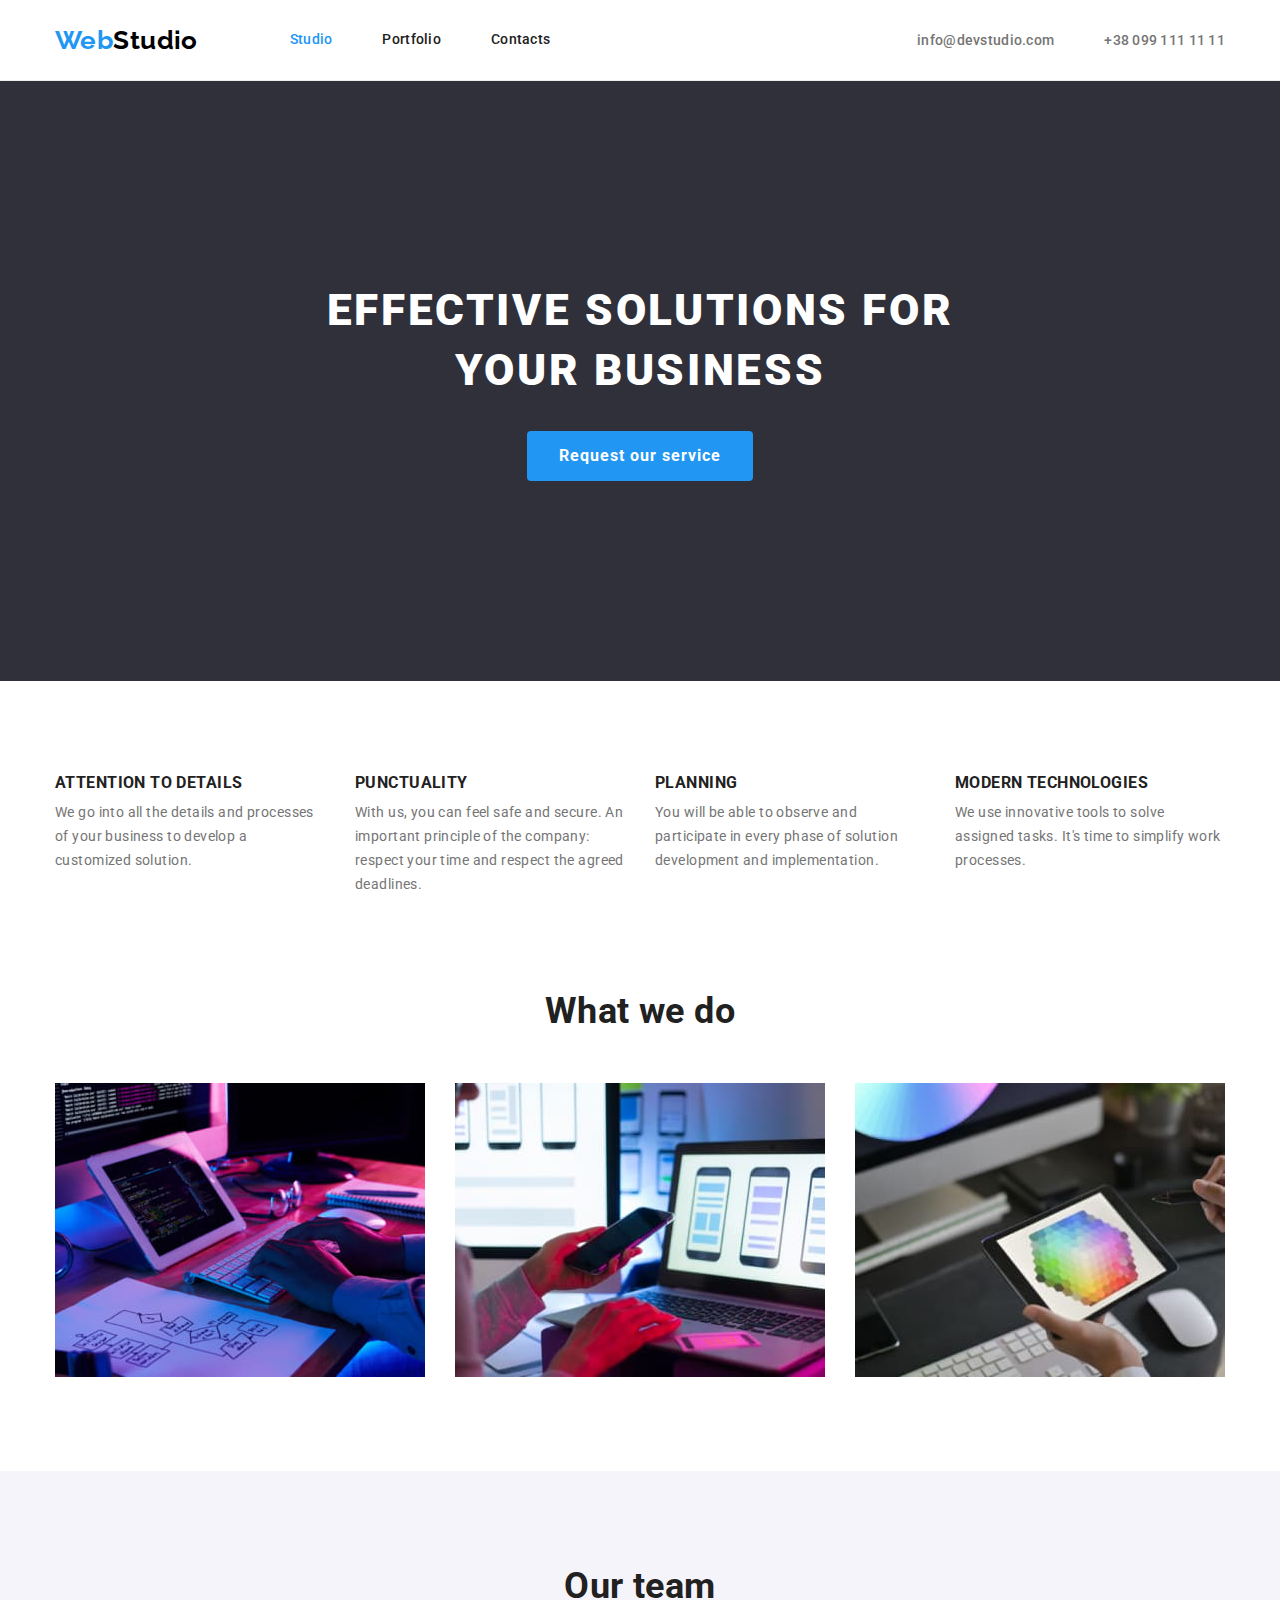
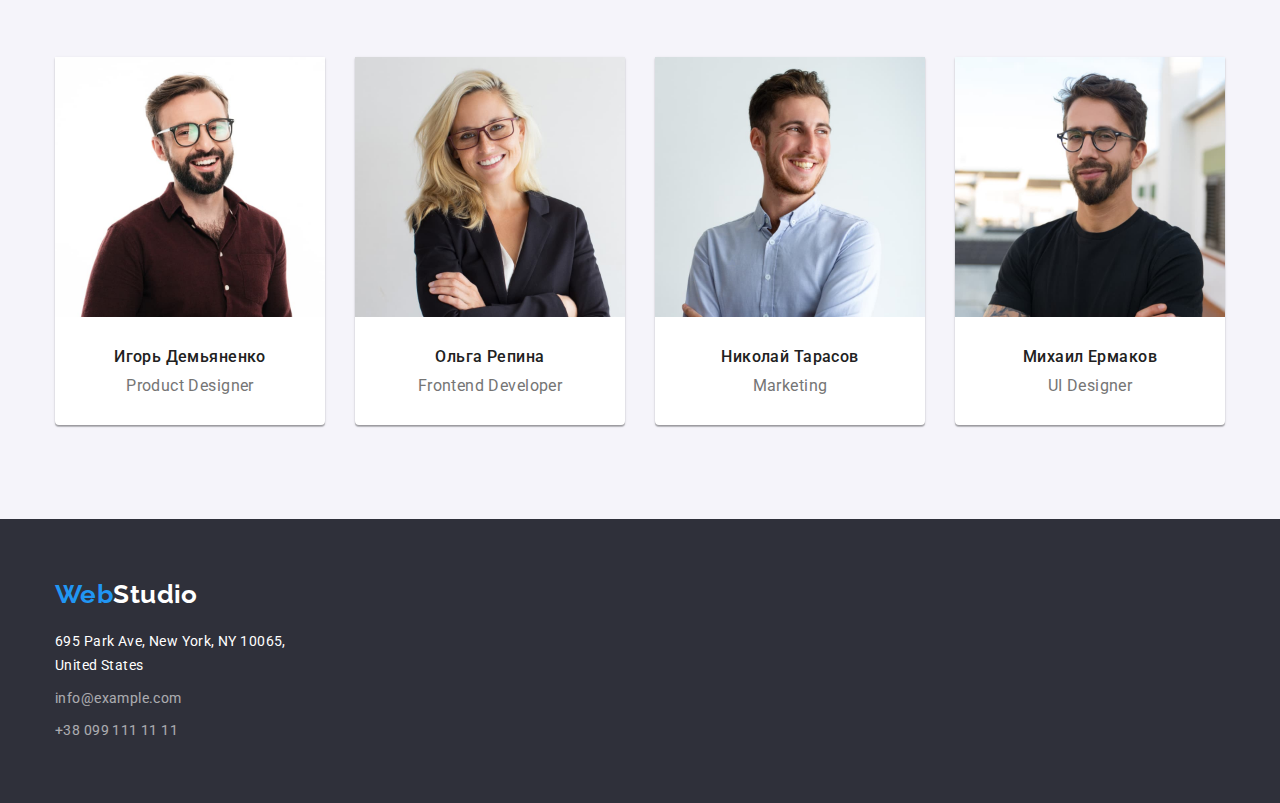
<file: index.html>
<!DOCTYPE html>
<html lang="en">
  <head>
    <meta charset="UTF-8" />
    <meta http-equiv="X-UA-Compatible" content="IE=edge" />
    <meta name="viewport" content="width=device-width, initial-scale=1.0" />
    <title>goit-markup-hw-02</title>
    <link
      rel="stylesheet"
      href="https://cdn.jsdelivr.net/npm/modern-normalize@1.1.0/modern-normalize.min.css"
    />
    <link rel="preconnect" href="https://fonts.googleapis.com" />
    <link rel="preconnect" href="https://fonts.gstatic.com" crossorigin />
    <link
      href="https://fonts.googleapis.com/css2?family=Raleway:wght@700&family=Roboto:wght@400;500;700;900&display=swap"
      rel="stylesheet"
    />
    <link rel="stylesheet" href="./CSS/styles.css" />
  </head>
  <body>
    <header class="page-header">
      <!-- site-header -->
      <div class="container header-container">
        <nav class="main-nav">
          <a class="logo-header link-line" href="index.html"
            ><span class="logo-span">Web</span>Studio</a
          >
          <ul class="menu list-no-style">
            <li class="menu-item">
              <a class="menu-link link-line current" href="index.html"
                >Studio</a
              >
            </li>
            <li class="menu-item">
              <a class="menu-link link-line" href="./portfolio.html"
                >Portfolio</a
              >
            </li>
            <li class="menu-item">
              <a class="menu-link link-line" href="index.html">Contacts</a>
            </li>
          </ul>
        </nav>
        <ul class="contacts-list list-no-style">
          <li class="contacts-item">
            <a class="contacts-link link-line" href="mailto:info@example.com"
              >info@devstudio.com</a
            >
          </li>
          <li class="contacts-item">
            <a class="contacts-link link-line" href="tel:+380991111111"
              >+38 099 111 11 11</a
            >
          </li>
        </ul>
      </div>
    </header>
    <main>
      <!-- hero -->
      <section class="hero">
        <div class="container">
          <h1 class="hero-title">Effective solutions for your business</h1>
          <button class="order-btn" type="button">Request our service</button>
        </div>
      </section>

      <!-- our best features-->
      <section class="section">
        <div class="container">
          <h2 class="visually-hidden">Our best features</h2>
          <ul class="features-list list-no-style">
            <li class="features-item">
              <h3 class="features-title">Attention to details</h3>
              <p class="features-desc">
                We go into all the details and processes of your business to
                develop a customized solution.
              </p>
            </li>
            <li class="features-item">
              <h3 class="features-title">Punctuality</h3>
              <p class="features-desc">
                With us, you can feel safe and secure. An important principle of
                the company: respect your time and respect the agreed deadlines.
              </p>
            </li>
            <li class="features-item">
              <h3 class="features-title">Planning</h3>
              <p class="features-desc">
                You will be able to observe and participate in every phase of
                solution development and implementation.
              </p>
            </li>
            <li class="features-item">
              <h3 class="features-title">Modern technologies</h3>
              <p class="features-desc">
                We use innovative tools to solve assigned tasks. It's time to
                simplify work processes.
              </p>
            </li>
          </ul>
        </div>
      </section>
      <!-- what we do -->
      <section class="what-we-do section">
        <div class="container">
          <h2 class="suptitle">What we do</h2>
          <ul class="what-we-do-gallery list-no-style">
            <li class="what-we-do-img">
              <img
                src="./images/what-we-do/box-1.jpg"
                alt="human hands on the keybord and a tablet with some code"
                width="370"
                height="294"
              />
            </li>
            <li class="what-we-do-img">
              <img
                src="./images/what-we-do/box-2.jpg"
                alt="human hands with a smartphone and a notebook with smartphones on the screen"
                width="370"
                height="294"
              />
            </li>
            <li class="what-we-do-img">
              <img
                src="./images/what-we-do/box-3.jpg"
                alt="a tablet with a color palette on the screen and human hands with stylus"
                width="370"
                height="294"
              />
            </li>
          </ul>
        </div>
      </section>
      <section class="team section">
        <!-- our team -->
        <div class="container">
          <h2 class="suptitle">Our team</h2>
          <ul class="team-profiles list-no-style">
            <li class="team-card">
              <img
                class="team-photo"
                src="./images/our-team/ihor.jpg"
                alt="Igor Demianenko foto"
                width="270"
              />
              <div class="team-card-desc">
                <h3 class="team-name" lang="ru">Игорь Демьяненко</h3>
                <p class="team-desc">Product Designer</p>
              </div>
            </li>
            <li class="team-card">
              <img
                class="team-photo"
                src="./images/our-team/olga.jpg"
                alt="Olga Repina foto"
                width="270"
              />
              <div class="team-card-desc">
                <h3 class="team-name" lang="ru">Ольга Репина</h3>
                <p class="team-desc">Frontend Developer</p>
              </div>
            </li>
            <li class="team-card">
              <img
                class="team-photo"
                src="./images/our-team/mykola.jpg"
                alt="Mykola Tarasov foto"
                width="270"
              />
              <div class="team-card-desc">
                <h3 class="team-name" lang="ru">Николай Тарасов</h3>
                <p class="team-desc">Marketing</p>
              </div>
            </li>
            <li class="team-card">
              <img
                class="team-photo"
                src="./images/our-team/mikhail.jpg"
                alt="Mikhail Ermakov foto"
                width="270"
              />
              <div class="team-card-desc">
                <h3 class="team-name" lang="ru">Михаил Ермаков</h3>
                <p class="team-desc">UI Designer</p>
              </div>
            </li>
          </ul>
        </div>
      </section>
    </main>
    <footer class="footer">
      <!-- footer logo -->
      <div class="container">
        <a class="logo-footer link-line" href="index.html"
          ><span class="logo-span">Web</span>Studio</a
        >
        <!-- contacts -->
        <address class="address">
          <ul class="list-no-style">
            <li class="contacts-items">
              <a
                class="address-foot link-line"
                href="https://goo.gl/maps/F33JLBxJRXzu59hU8"
                target="_blank"
                rel="noopener noreferrer"
                >695 Park Ave, New York, NY 10065, <br />
                United States</a
              >
            </li>
            <li class="contacts-items">
              <a class="contacts-foot link-line" href="mailto:info@example.com"
                >info@example.com</a
              >
            </li>
            <li class="contacts-items">
              <a class="contacts-foot link-line" href="tel:+380991111111"
                >+38 099 111 11 11</a
              >
            </li>
          </ul>
        </address>
      </div>
    </footer>
  </body>
</html>
</file>
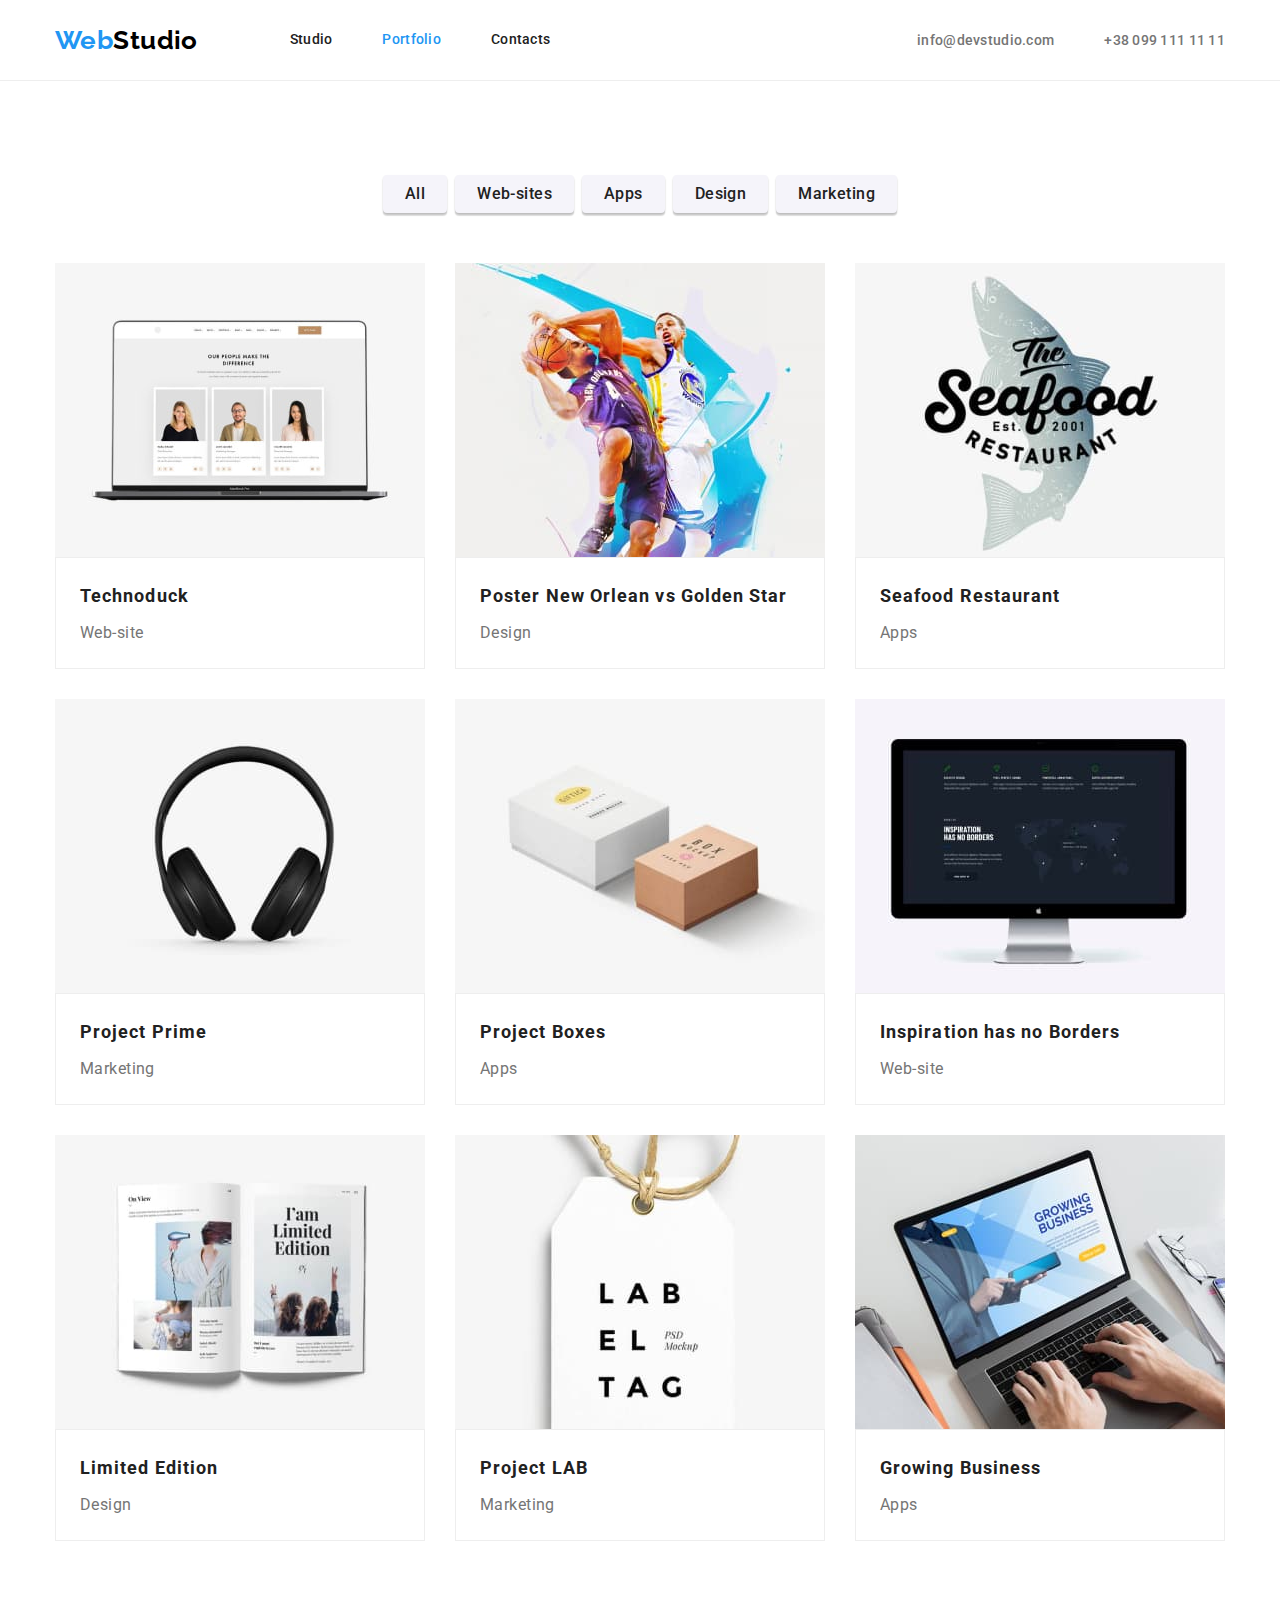
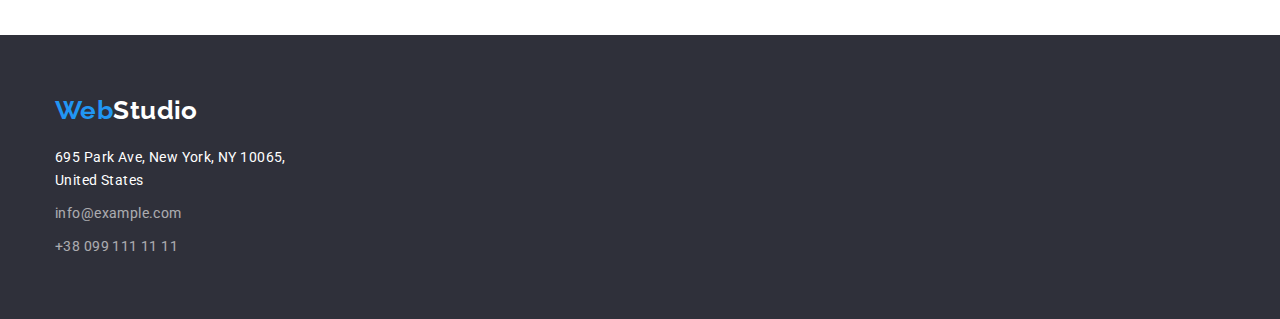
<file: portfolio.html>
<!DOCTYPE html>
<html lang="en">
  <head>
    <meta charset="UTF-8" />
    <meta http-equiv="X-UA-Compatible" content="IE=edge" />
    <meta name="viewport" content="width=device-width, initial-scale=1.0" />
    <title>goit-markup-hw-02</title>
    <link
      rel="stylesheet"
      href="https://cdn.jsdelivr.net/npm/modern-normalize@1.1.0/modern-normalize.min.css"
    />
    <link rel="preconnect" href="https://fonts.googleapis.com" />
    <link rel="preconnect" href="https://fonts.gstatic.com" crossorigin />
    <link
      href="https://fonts.googleapis.com/css2?family=Raleway:wght@700&family=Roboto:wght@400;500;700;900&display=swap"
      rel="stylesheet"
    />
    <link rel="stylesheet" href="./CSS/styles.css" />
  </head>
  <body>
    <header class="page-header">
      <!-- site-header -->
      <div class="container header-container">
        <nav class="main-nav">
          <a class="logo-header link-line" href="index.html"
            ><span class="logo-span">Web</span>Studio</a
          >
          <ul class="menu list-no-style">
            <li class="menu-item">
              <a class="menu-link link-line" href="index.html">Studio</a>
            </li>
            <li class="menu-item">
              <a class="menu-link link-line current" href="./portfolio.html"
                >Portfolio</a
              >
            </li>
            <li class="menu-item">
              <a class="menu-link link-line" href="index.html">Contacts</a>
            </li>
          </ul>
        </nav>
        <ul class="contacts-list list-no-style">
          <li class="contacts-item">
            <a class="contacts-link link-line" href="mailto:info@example.com"
              >info@devstudio.com</a
            >
          </li>
          <li class="contacts-item">
            <a class="contacts-link link-line" href="tel:+380991111111"
              >+38 099 111 11 11</a
            >
          </li>
        </ul>
      </div>
    </header>
    <main>
      <section class="section">
        <div class="container">
          <h1 class="visually-hidden">Portfolio</h1>

          <ul class="portfolio-filter list-no-style">
            <li class="filter-menu">
              <button class="filter-btn" type="button">All</button>
            </li>
            <li class="filter-menu">
              <button class="filter-btn" type="button">Web-sites</button>
            </li>
            <li class="filter-menu">
              <button class="filter-btn" type="button">Apps</button>
            </li>
            <li class="filter-menu">
              <button class="filter-btn" type="button">Design</button>
            </li>
            <li class="filter-menu">
              <button class="filter-btn" type="button">Marketing</button>
            </li>
          </ul>

          <ul class="portfolio-catalog list-no-style">
            <li class="portfolio-card">
              <img
                class="samples-img"
                src="./images/portfolio/tech.jpg"
                alt="a notebook with three people's profiles on the screen"
                width="370"
                height="294"
              />
              <div class="portfolio-card-desc">
                <h2 class="samples-title">Technoduck</h2>
                <p class="samples-desc">Web-site</p>
              </div>
            </li>
            <li class="portfolio-card">
              <img
                class="samples-img"
                src="./images/portfolio/poster.jpg"
                alt="two basketball players having a game"
                width="370"
                height="294"
              />
              <div class="portfolio-card-desc">
                <h2 class="samples-title">Poster New Orlean vs Golden Star</h2>
                <p class="samples-desc">Design</p>
              </div>
            </li>
            <li class="portfolio-card">
              <img
                class="samples-img"
                src="./images/portfolio/seafood.jpg"
                alt="the seafood restaurant logo"
                width="370"
                height="294"
              />
              <div class="portfolio-card-desc">
                <h2 class="samples-title">Seafood Restaurant</h2>
                <p class="samples-desc">Apps</p>
              </div>
            </li>
            <li class="portfolio-card">
              <img
                class="samples-img"
                src="./images/portfolio/headphones.jpg"
                alt="a headphones"
                width="370"
                height="294"
              />
              <div class="portfolio-card-desc">
                <h2 class="samples-title">Project Prime</h2>
                <p class="samples-desc">Marketing</p>
              </div>
            </li>
            <li class="portfolio-card">
              <img
                class="samples-img"
                src="./images/portfolio/project-box.jpg"
                alt="two boxes"
                width="370"
                height="294"
              />
              <div class="portfolio-card-desc">
                <h2 class="samples-title">Project Boxes</h2>
                <p class="samples-desc">Apps</p>
              </div>
            </li>
            <li class="portfolio-card">
              <img
                class="samples-img"
                src="./images/portfolio/inspiration.jpg"
                alt="an Apple desktop with info on the screen"
                width="370"
                height="294"
              />
              <div class="portfolio-card-desc">
                <h2 class="samples-title">Inspiration has no Borders</h2>
                <p class="samples-desc">Web-site</p>
              </div>
            </li>
            <li class="portfolio-card">
              <img
                class="samples-img"
                src="./images/portfolio/limited-edition.jpg"
                alt="an open brochure with creative photoes and text"
                width="370"
                height="294"
              />
              <div class="portfolio-card-desc">
                <h2 class="samples-title">Limited Edition</h2>
                <p class="samples-desc">Design</p>
              </div>
            </li>
            <li class="portfolio-card">
              <img
                class="samples-img"
                src="./images/portfolio/project-lab.jpg"
                alt="a white label with a string and printing 'Project lab'"
                width="370"
                height="294"
              />
              <div class="portfolio-card-desc">
                <h2 class="samples-title">Project LAB</h2>
                <p class="samples-desc">Marketing</p>
              </div>
            </li>
            <li class="portfolio-card">
              <img
                class="samples-img"
                src="./images/portfolio/growing.jpg"
                alt="a notebook with two hands on its keybord and 'growign business' sign on the screen"
                width="370"
                height="294"
              />
              <div class="portfolio-card-desc">
                <h2 class="samples-title">Growing Business</h2>
                <p class="samples-desc">Apps</p>
              </div>
            </li>
          </ul>
        </div>
      </section>
    </main>
    <footer class="footer">
      <!-- footer logo -->
      <div class="container">
        <a class="logo-footer link-line" href="index.html"
          ><span class="logo-span">Web</span>Studio</a
        >
        <!-- contacts -->
        <address class="address">
          <ul class="list-no-style">
            <li class="contacts-items">
              <a
                class="address-foot link-line"
                href="https://goo.gl/maps/F33JLBxJRXzu59hU8"
                target="_blank"
                rel="noopener noreferrer"
                >695 Park Ave, New York, NY 10065, <br />
                United States</a
              >
            </li>
            <li class="contacts-items">
              <a class="contacts-foot link-line" href="mailto:info@example.com"
                >info@example.com</a
              >
            </li>
            <li class="contacts-items">
              <a class="contacts-foot link-line" href="tel:+380991111111"
                >+38 099 111 11 11</a
              >
            </li>
          </ul>
        </address>
      </div>
    </footer>
  </body>
</html>
</file>
<file: CSS/styles.css>
/* BASIC SETTS  */
:root {
  --title-text-color: #212121;
  --paragraph-text-color: #757575;
  --logo-color: #000000;

  --primary-back-color: #2f303a;
  --secondary-back-color: #f5f4fa;
  --accent-color: #2196f3;
  --hover-focus-color: #188ce8;
  --primary-white-color: #ffffff;
  --main-border-color: #eeeeee;

  --primary-font: "Roboto", sans-serif;
  --secondary-font: "Raleway", sans-serif;
  --background-image: ;
}
body {
  font-family: var(--primary-font);
  font-size: 14px;
  letter-spacing: 0.03em;
  background-color: var(--primary-white-color);
  color: var(--title-text-color);
}

h1,
h2,
h3,
h4,
p {
  margin-top: 0;
  margin-bottom: 0;
}

img {
  display: block;
  max-width: 100%;
  height: auto;
}
.container {
  width: 1200px;
  margin-left: auto;
  margin-right: auto;
  padding: 0 15px;
}

.section {
  padding-top: 94px;
  padding-bottom: 94px;
}

.address-foot,
.contacts-foot {
  font-style: normal;
}
.visually-hidden {
  position: absolute;
  width: 1px;
  height: 1px;
  margin: -1px;
  border: 0;
  padding: 0;

  white-space: nowrap;
  clip-path: inset(100%);
  clip: rect(0 0 0 0);
  overflow: hidden;
}

button {
  display: block;
  margin: 0 auto;

  border: none;
  border-radius: 4px;
  cursor: pointer;
}

.list-no-style {
  list-style: none;
  padding-left: 0;
  margin: 0;
}
.link-line {
  text-decoration: none;
}
/* /BASIC SETTS */

/* HEADER */
.page-header {
  border-bottom: 1px solid var(--main-border-color);
}

.header-container {
  display: flex;
  align-items: center;
}

.logo-header {
  margin-right: 92px;
  font-family: var(--secondary-font);
  font-style: normal;
  font-weight: 700;
  font-size: 26px;
  line-height: 1.19;
  letter-spacing: inherit;
  color: var(--logo-color);
}
.logo-span {
  font-family: var(--secondary-font);
  font-style: normal;
  font-weight: 700;
  font-size: 26px;
  line-height: 1.19;
  letter-spacing: inherit;
  color: var(--accent-color);
}

.main-nav {
  display: flex;
  align-items: center;
}

.menu {
  display: flex;
  align-items: center;
}
.menu-item + .menu-item {
  margin-left: 50px;
}
.menu-link {
  display: block;
  padding: 32px 0;

  color: var(--title-text-color);

  font-weight: 500;
  font-size: inherit;
  line-height: 1.14;
  letter-spacing: 0.02em;
}
.menu-link:hover,
.menu-link:focus {
  color: var(--accent-color);
}

.current {
  color: var(--accent-color);
}
.contacts-list {
  display: flex;
  margin-left: auto;
}
.contacts-item + .contacts-item {
  margin-left: 50px;
}
.contacts-link {
  font-weight: 500;
  font-size: inherit;
  line-height: 1.14;
  letter-spacing: 0.02em;
  color: var(--paragraph-text-color);
}

.contacts-link:hover,
.contacts-link:focus {
  color: var(--accent-color);
}
/* /HEADER */

/* HERO */

.hero {
  padding: 200px 0;
  text-align: center;

  background-color: var(--primary-back-color);
}

.hero-title {
  width: 696px;
  margin: 0 auto 30px;

  font-weight: 900;
  font-size: 44px;
  line-height: 1.36;
  letter-spacing: 0.06em;
  text-transform: uppercase;

  color: var(--primary-white-color);
}

.order-btn {
  min-width: 200px;
  padding: 10px 32px;
  font-family: inherit;
  font-weight: 700;
  font-size: 16px;
  line-height: 1.88;
  letter-spacing: 0.06em;

  background-color: var(--accent-color);
  color: var(--primary-white-color);
}

.order-btn:hover,
.corder-btn:focus {
  background-color: var(--hover-focus-color);
}
/* /HERO */

/* BEST FEATURES SECTION */

.features-list {
  display: flex;
  flex-wrap: wrap;
  gap: 30px;
}
.features-item {
  width: 270px;
  text-align: left;
}

.features-title {
  margin-bottom: 10px;
  font-weight: 700;
  line-height: 16px;
  letter-spacing: inherit;
  text-transform: uppercase;
  color: var(--title-text-color);
}

.features-desc {
  font-weight: 400;
  line-height: 1.71;
  letter-spacing: inherit;
  color: var(--paragraph-text-color);
}

/* /BEST FEATURES SECTION */

/* WHAT WE DO SECTION */

.what-we-do {
  padding-top: 0;
}

.what-we-do-gallery {
  display: flex;
  flex-wrap: wrap;
  gap: 30px;
}

.suptitle {
  margin-bottom: 50px;
  text-align: center;
  font-weight: 700;
  font-size: 36px;
  line-height: 1.17;
  letter-spacing: inherit;
  color: var(--title-text-color);
}

/* /WHAT WE DO SECTION */

/* OUR TEAM SECTION */
.team {
  background-color: var(--secondary-back-color);
}

.team-profiles {
  display: flex;
  flex-wrap: wrap;
  gap: 30px;
}

.team-card-desc {
  text-align: center;
  padding-top: 30px;
  padding-bottom: 30px;
}
.team-photo {
}
.team-card {
  width: 270px;
  background-color: var(--primary-white-color);
  box-shadow: 0px 1px 3px rgba(0, 0, 0, 0.12), 0px 1px 1px rgba(0, 0, 0, 0.14),
    0px 2px 1px rgba(0, 0, 0, 0.2);
  border-radius: 0px 0px 4px 4px;
}

.team-name {
  margin-bottom: 10px;

  font-weight: 500;
  font-size: 16px;
  line-height: 1.19;
  letter-spacing: inherit;
  color: var(--title-text-color);
}
.team-desc {
  font-weight: 400;
  font-size: 16px;
  line-height: 1.19;
  letter-spacing: inherit;
  color: var(--paragraph-text-color);
}
/* /OUR TEAM SECTION */

/* PORTFOLIO PAGE */

.portfolio {
}

.portfolio-filter {
  display: flex;
  justify-content: center;
  margin-bottom: 50px;
}

.filter-menu + .filter-menu {
  margin-left: 8px;
}
.filter-btn {
  padding: 6px 22px;
  border-radius: 4px;
  text-align: center;

  font-family: inherit;
  font-weight: 500;
  font-size: 16px;
  line-height: 1.62;
  letter-spacing: inherit;

  background: var(--secondary-back-color);
  color: var(--title-text-color);
  box-shadow: 0px 3px 1px rgba(0, 0, 0, 0.1), 0px 1px 2px rgba(0, 0, 0, 0.08),
    0px 2px 2px rgba(0, 0, 0, 0.12);
}
.filter-btn:hover,
.filter-btn:focus {
  background-color: var(--accent-color);
  color: var(--primary-white-color);
}

.portfolio-catalog {
  display: flex;
  flex-wrap: wrap;
  gap: 30px;
}

.portfolio-card {
  width: 370px;
}

.portfolio-card-desc {
  padding: 20px 24px;
  border: 1px solid var(--main-border-color);
}

.samples-img {
}
.samples-title {
  margin-bottom: 4px;
  font-weight: 700;
  font-size: 18px;
  line-height: 2;
  letter-spacing: 0.06em;
  color: var(--title-text-color);
}
.samples-desc {
  font-weight: 400;
  font-size: 16px;
  line-height: 1.87;
  letter-spacing: inherit;
  color: var(--paragraph-text-color);
}
/* /PORTFOLIO PAGE */

/* FOOTER */

.footer {
  padding-top: 60px;
  padding-bottom: 60px;

  background: var(--primary-back-color);
}

.logo-footer {
  font-family: var(--secondary-font);
  font-style: normal;
  font-weight: 700;
  font-size: 26px;
  line-height: 1.19;
  letter-spacing: inherit;
  color: var(--primary-white-color);
}

.address {
  margin-top: 20px;
}

.contacts-items + .contacts-items {
  margin-top: 9px;
}

.address-foot {
  font-weight: 400;
  font-size: inherit;
  line-height: 1.71;
  letter-spacing: inherit;
  color: var(--primary-white-color);
}
.contacts-foot {
  color: var(--primary-white-color);
  opacity: 60%;
  font-weight: 400;
  font-size: inherit;
  line-height: 1.71;
  letter-spacing: inherit;
}
.contacts-foot:hover,
.contacts-foot:focus {
  color: var(--accent-color);
}
/* /FOOTER */
</file>
